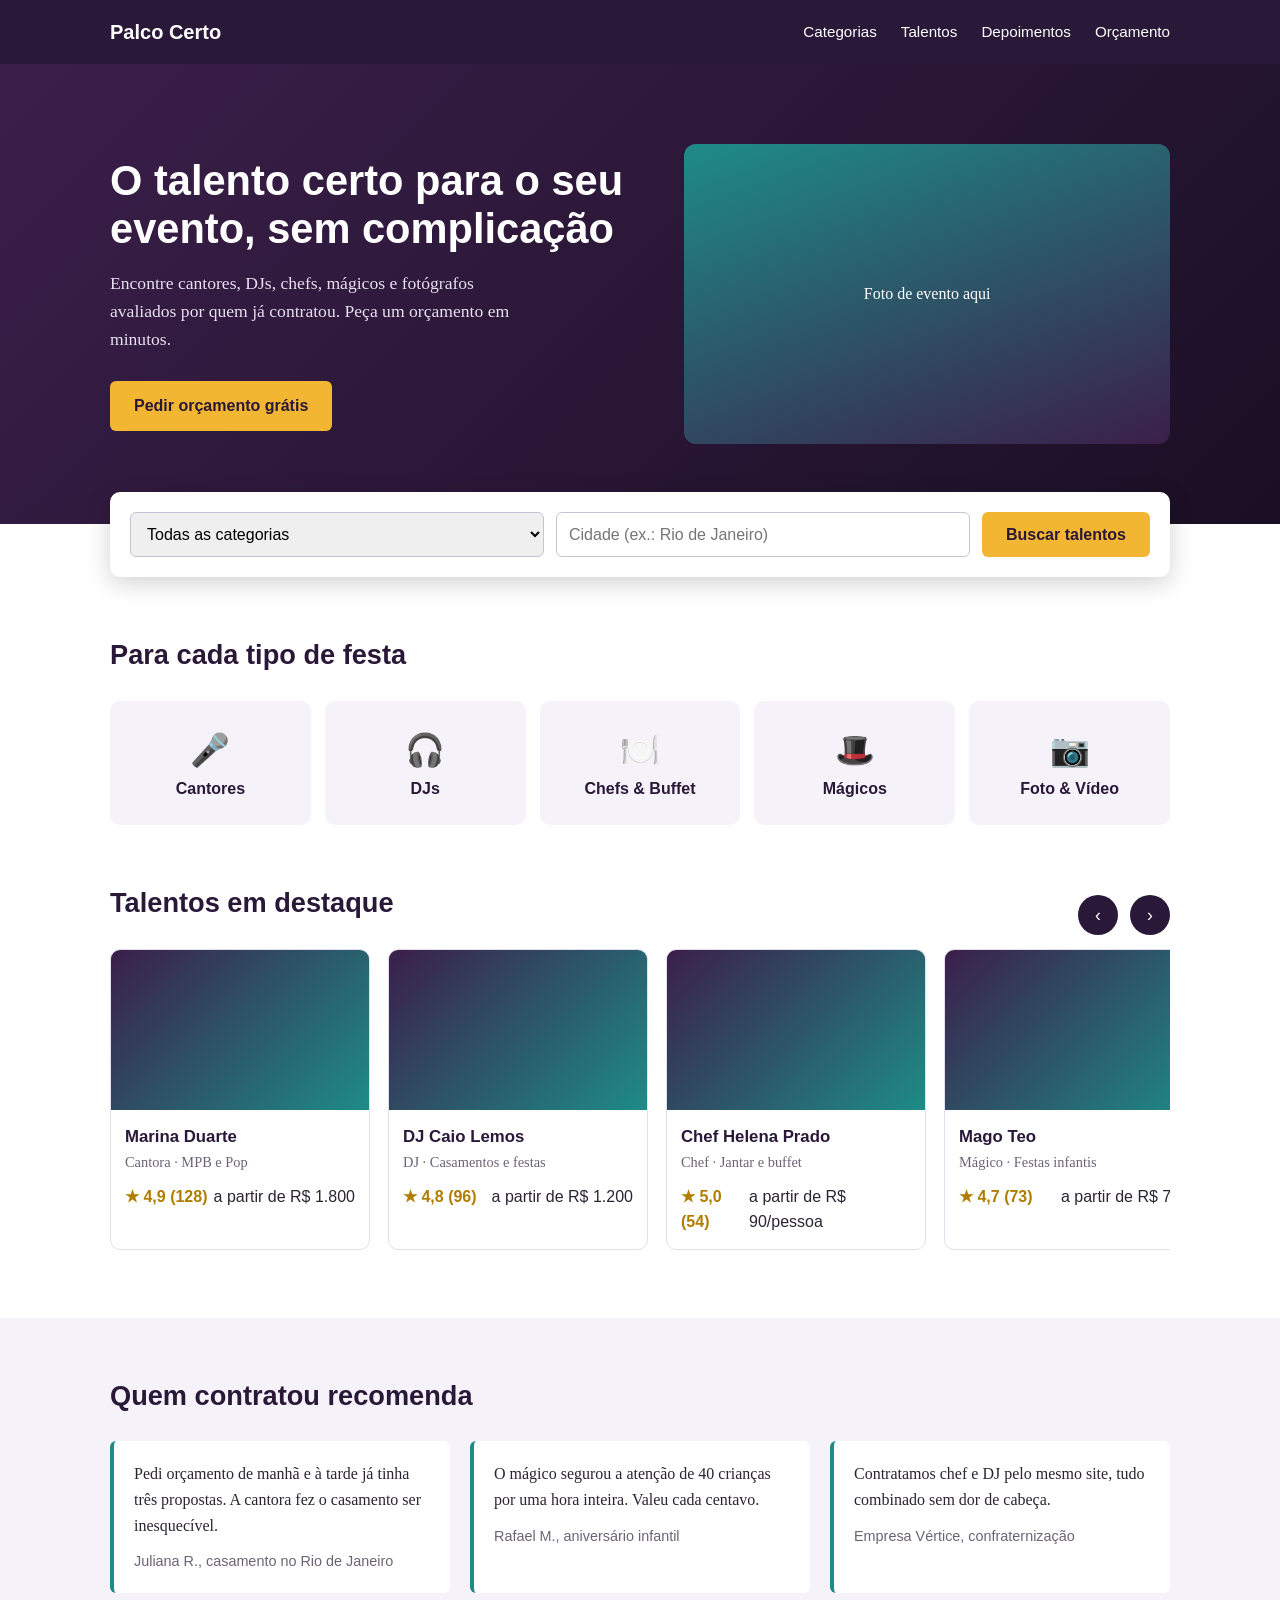
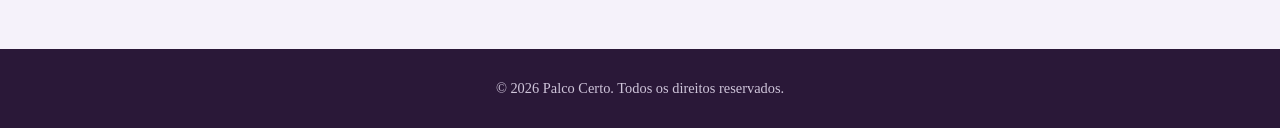
<file: CodigosHTML/homeOrcamentoFigma/index.html>
<!DOCTYPE html>
<html lang="pt-BR">
<head>
  <meta charset="UTF-8">
  <meta name="viewport" content="width=device-width, initial-scale=1">
  <title>Palco Certo – Talentos para o seu evento</title>
  <style>
    :root {
      --ink: #2a1838;
      --plum: #3b1f4a;
      --saffron: #f2b632;
      --teal: #1e8c86;
      --bg: #ffffff;
      --soft: #f5f2fa;
      --text: #2b2433;
      --muted: #6b6475;
    }
    * { box-sizing: border-box; margin: 0; padding: 0; }
    body { font-family: Georgia, "Times New Roman", serif; color: var(--text); background: var(--bg); line-height: 1.6; }
    h1, h2, h3, .btn, nav a, label, select, input, button { font-family: "Trebuchet MS", Arial, sans-serif; }
    a { color: inherit; text-decoration: none; }
    .container { max-width: 1100px; margin: 0 auto; padding: 0 20px; }
    section { padding: 56px 0; }
    h2 { font-size: 1.7rem; margin-bottom: 24px; color: var(--ink); }

    /* Cabeçalho */
    header { background: var(--ink); color: #fff; }
    header .container { display: flex; justify-content: space-between; align-items: center; height: 64px; }
    .logo { font-family: "Trebuchet MS", Arial, sans-serif; font-weight: bold; font-size: 1.25rem; }
    nav a { margin-left: 20px; font-size: .95rem; }
    nav a:hover, nav a:focus-visible { color: var(--saffron); }

    /* Botões */
    .btn { display: inline-block; background: var(--saffron); color: var(--ink); border: 0; padding: 12px 24px; border-radius: 6px; font-weight: bold; font-size: 1rem; cursor: pointer; }
    .btn:hover { filter: brightness(.95); }
    :focus-visible { outline: 3px solid var(--teal); outline-offset: 2px; }

    /* Banner principal */
    .hero { background: linear-gradient(135deg, var(--plum), #1a0f24); color: #fff; padding: 80px 0; }
    .hero .container { display: grid; grid-template-columns: 1.1fr 1fr; gap: 40px; align-items: center; }
    .hero h1 { font-size: 2.6rem; line-height: 1.15; margin-bottom: 16px; }
    .hero p { font-size: 1.1rem; margin-bottom: 28px; color: #e8dff0; max-width: 46ch; }
    /* Troque este bloco por <img src="foto-evento.jpg" alt="..."> */
    .hero-foto { min-height: 300px; border-radius: 12px; background: linear-gradient(160deg, var(--teal), var(--plum)); display: flex; align-items: center; justify-content: center; color: #fff; text-align: center; padding: 20px; }

    /* Busca rápida */
    .busca { margin-top: -32px; position: relative; z-index: 2; }
    .busca form { background: #fff; border-radius: 10px; padding: 20px; display: grid; grid-template-columns: 1fr 1fr auto; gap: 12px; box-shadow: 0 6px 24px rgba(0,0,0,.18); }
    .busca select, .busca input { padding: 12px; border: 1px solid #c9c2d3; border-radius: 6px; font-size: 1rem; width: 100%; }

    /* Categorias */
    .categorias { display: grid; grid-template-columns: repeat(auto-fit, minmax(150px, 1fr)); gap: 14px; }
    .categoria { background: var(--soft); border-radius: 10px; padding: 24px 12px; text-align: center; font-family: "Trebuchet MS", Arial, sans-serif; font-weight: bold; color: var(--ink); }
    .categoria:hover { background: var(--saffron); }
    .categoria span { display: block; font-size: 2rem; }

    /* Carrossel */
    .carrossel-topo { display: flex; justify-content: space-between; align-items: center; }
    .setas button { background: var(--ink); color: #fff; border: 0; width: 40px; height: 40px; border-radius: 50%; font-size: 1.1rem; cursor: pointer; margin-left: 8px; }
    .trilho { display: flex; gap: 18px; overflow-x: auto; scroll-snap-type: x mandatory; padding-bottom: 12px; scroll-behavior: smooth; }
    .card { flex: 0 0 260px; scroll-snap-align: start; border: 1px solid #e3dded; border-radius: 10px; overflow: hidden; background: #fff; }
    .card .foto { height: 160px; background: linear-gradient(135deg, var(--plum), var(--teal)); } /* troque por <img> */
    .card .info { padding: 14px; }
    .card h3 { font-size: 1.05rem; color: var(--ink); }
    .card .cat { color: var(--muted); font-size: .9rem; }
    .card .linha { display: flex; justify-content: space-between; margin-top: 10px; font-family: "Trebuchet MS", Arial, sans-serif; }
    .nota { color: #b07d00; font-weight: bold; }

    /* Depoimentos */
    .depoimentos-fundo { background: var(--soft); }
    .depoimentos { display: grid; grid-template-columns: repeat(auto-fit, minmax(260px, 1fr)); gap: 20px; }
    blockquote { background: #fff; border-left: 4px solid var(--teal); padding: 20px; border-radius: 6px; }
    blockquote footer { margin-top: 12px; font-family: "Trebuchet MS", Arial, sans-serif; font-size: .9rem; color: var(--muted); }

    footer.rodape { background: var(--ink); color: #cfc5da; text-align: center; padding: 28px 0; font-size: .9rem; }

    @media (max-width: 760px) {
      .hero .container { grid-template-columns: 1fr; }
      .hero h1 { font-size: 2rem; }
      .busca form { grid-template-columns: 1fr; }
      nav a { margin-left: 12px; }
    }
    @media (prefers-reduced-motion: reduce) { .trilho { scroll-behavior: auto; } }
  </style>
</head>
<body>

  <header>
    <div class="container">
      <a href="/" class="logo">Palco Certo</a>
      <nav>
        <a href="#categorias">Categorias</a>
        <a href="#destaques">Talentos</a>
        <a href="#depoimentos">Depoimentos</a>
        <a href="orcamento.html">Orçamento</a>
      </nav>
    </div>
  </header>

  <main>
    <!-- Banner principal -->
    <section class="hero">
      <div class="container">
        <div>
          <h1>O talento certo para o seu evento, sem complicação</h1>
          <p>Encontre cantores, DJs, chefs, mágicos e fotógrafos avaliados por quem já contratou. Peça um orçamento em minutos.</p>
          <a href="orcamento.html" class="btn">Pedir orçamento grátis</a>
        </div>
        <div class="hero-foto" role="img" aria-label="Foto de um evento">Foto de evento aqui</div>
      </div>
    </section>

    <!-- Busca rápida -->
    <div class="busca">
      <div class="container">
        <form action="orcamento.html" method="get">
          <select name="categoria" aria-label="Categoria">
            <option value="">Todas as categorias</option>
            <option>Cantores</option>
            <option>DJs</option>
            <option>Chefs &amp; Buffet</option>
            <option>Mágicos</option>
            <option>Foto &amp; Vídeo</option>
          </select>
          <input type="text" name="cidade" placeholder="Cidade (ex.: Rio de Janeiro)" aria-label="Cidade">
          <button class="btn" type="submit">Buscar talentos</button>
        </form>
      </div>
    </div>

    <!-- Categorias -->
    <section id="categorias">
      <div class="container">
        <h2>Para cada tipo de festa</h2>
        <div class="categorias">
          <a href="#" class="categoria"><span>🎤</span>Cantores</a>
          <a href="#" class="categoria"><span>🎧</span>DJs</a>
          <a href="#" class="categoria"><span>🍽️</span>Chefs &amp; Buffet</a>
          <a href="#" class="categoria"><span>🎩</span>Mágicos</a>
          <a href="#" class="categoria"><span>📷</span>Foto &amp; Vídeo</a>
        </div>
      </div>
    </section>

    <!-- Talentos em destaque -->
    <section id="destaques" style="padding-top:0">
      <div class="container">
        <div class="carrossel-topo">
          <h2>Talentos em destaque</h2>
          <div class="setas">
            <button type="button" id="anterior" aria-label="Anterior">‹</button>
            <button type="button" id="proximo" aria-label="Próximo">›</button>
          </div>
        </div>
        <div class="trilho" id="trilho">
          <article class="card">
            <div class="foto"></div>
            <div class="info">
              <h3>Marina Duarte</h3>
              <div class="cat">Cantora · MPB e Pop</div>
              <div class="linha"><span class="nota">★ 4,9 (128)</span><span>a partir de R$ 1.800</span></div>
            </div>
          </article>
          <article class="card">
            <div class="foto"></div>
            <div class="info">
              <h3>DJ Caio Lemos</h3>
              <div class="cat">DJ · Casamentos e festas</div>
              <div class="linha"><span class="nota">★ 4,8 (96)</span><span>a partir de R$ 1.200</span></div>
            </div>
          </article>
          <article class="card">
            <div class="foto"></div>
            <div class="info">
              <h3>Chef Helena Prado</h3>
              <div class="cat">Chef · Jantar e buffet</div>
              <div class="linha"><span class="nota">★ 5,0 (54)</span><span>a partir de R$ 90/pessoa</span></div>
            </div>
          </article>
          <article class="card">
            <div class="foto"></div>
            <div class="info">
              <h3>Mago Teo</h3>
              <div class="cat">Mágico · Festas infantis</div>
              <div class="linha"><span class="nota">★ 4,7 (73)</span><span>a partir de R$ 700</span></div>
            </div>
          </article>
          <article class="card">
            <div class="foto"></div>
            <div class="info">
              <h3>Estúdio Lume</h3>
              <div class="cat">Foto &amp; Vídeo · Eventos</div>
              <div class="linha"><span class="nota">★ 4,9 (110)</span><span>a partir de R$ 2.200</span></div>
            </div>
          </article>
        </div>
      </div>
    </section>

    <!-- Depoimentos -->
    <section id="depoimentos" class="depoimentos-fundo">
      <div class="container">
        <h2>Quem contratou recomenda</h2>
        <div class="depoimentos">
          <blockquote>
            <p>Pedi orçamento de manhã e à tarde já tinha três propostas. A cantora fez o casamento ser inesquecível.</p>
            <footer>Juliana R., casamento no Rio de Janeiro</footer>
          </blockquote>
          <blockquote>
            <p>O mágico segurou a atenção de 40 crianças por uma hora inteira. Valeu cada centavo.</p>
            <footer>Rafael M., aniversário infantil</footer>
          </blockquote>
          <blockquote>
            <p>Contratamos chef e DJ pelo mesmo site, tudo combinado sem dor de cabeça.</p>
            <footer>Empresa Vértice, confraternização</footer>
          </blockquote>
        </div>
      </div>
    </section>
  </main>

  <footer class="rodape">
    <div class="container">© 2026 Palco Certo. Todos os direitos reservados.</div>
  </footer>

  <script>
    // Setas do carrossel
    const trilho = document.getElementById('trilho');
    const passo = 280;
    document.getElementById('anterior').addEventListener('click', () => trilho.scrollBy({ left: -passo }));
    document.getElementById('proximo').addEventListener('click', () => trilho.scrollBy({ left: passo }));
  </script>
</body>
</html>
</file>
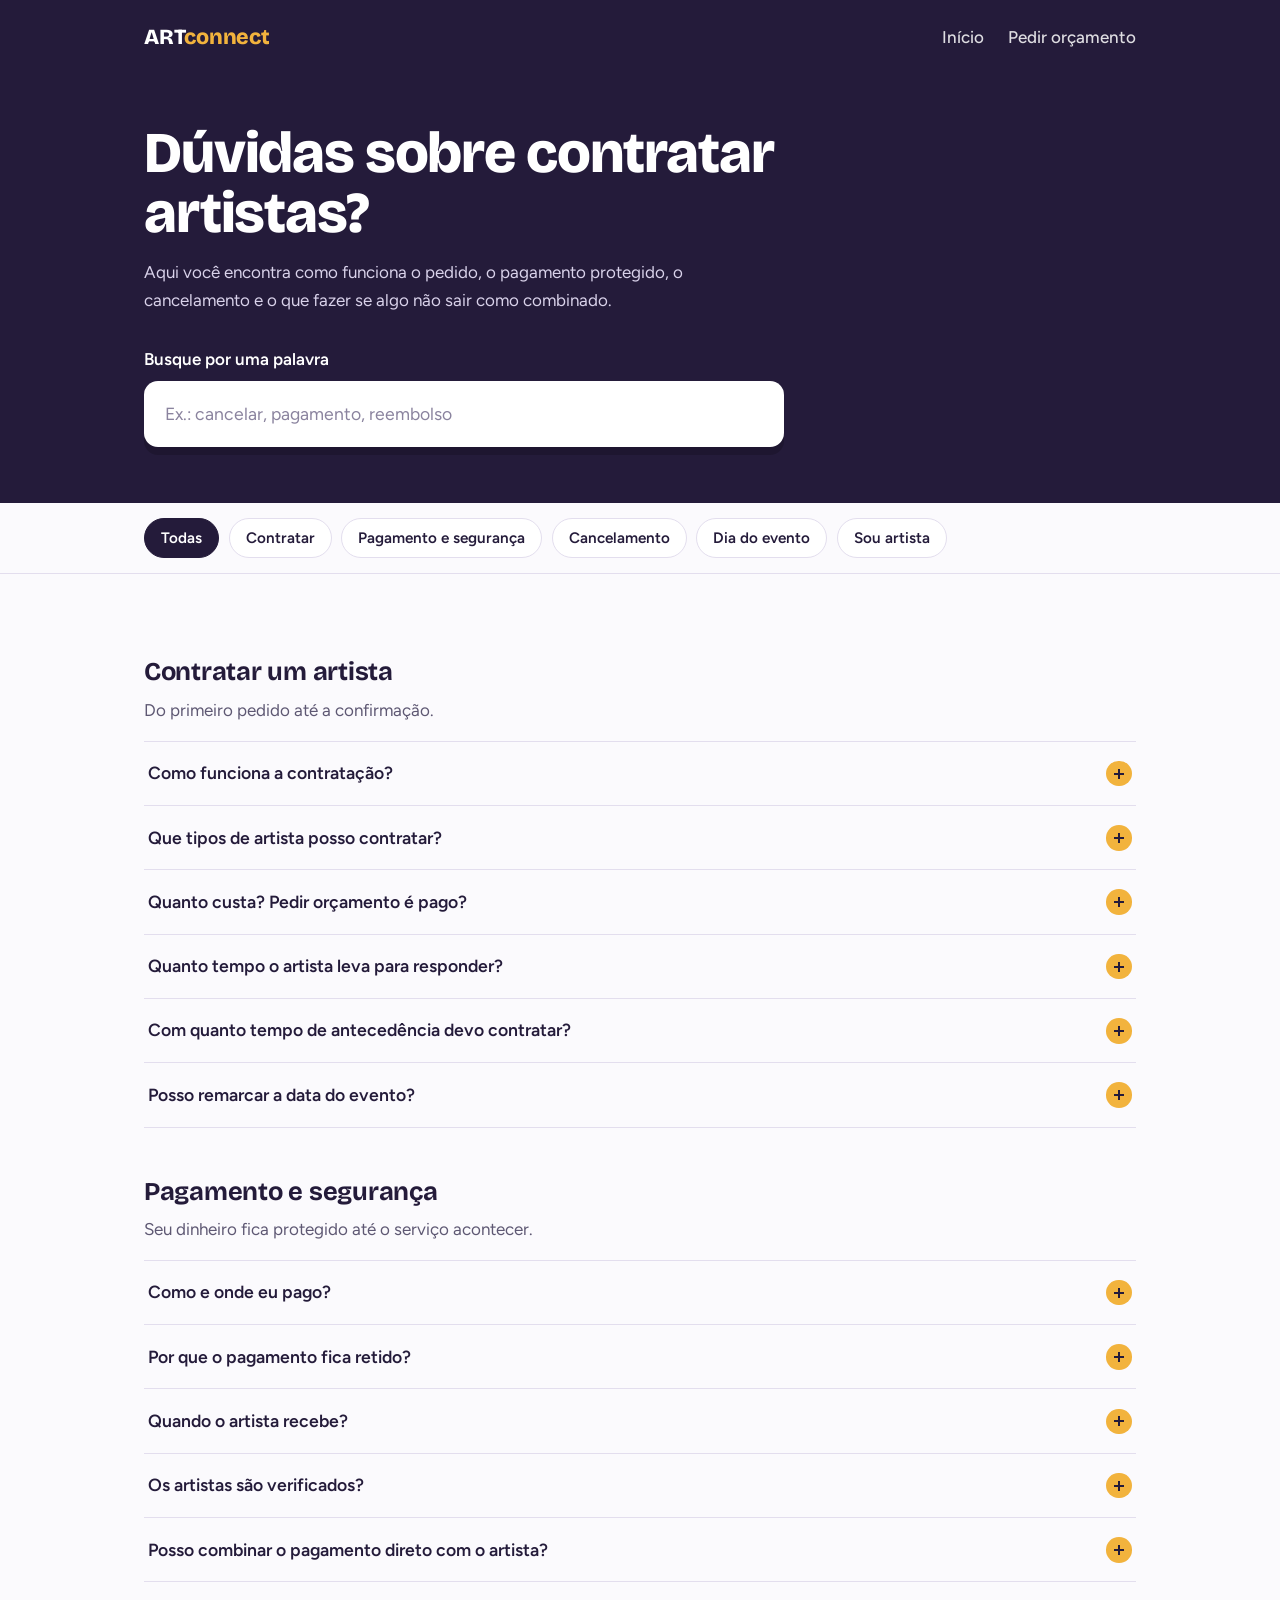
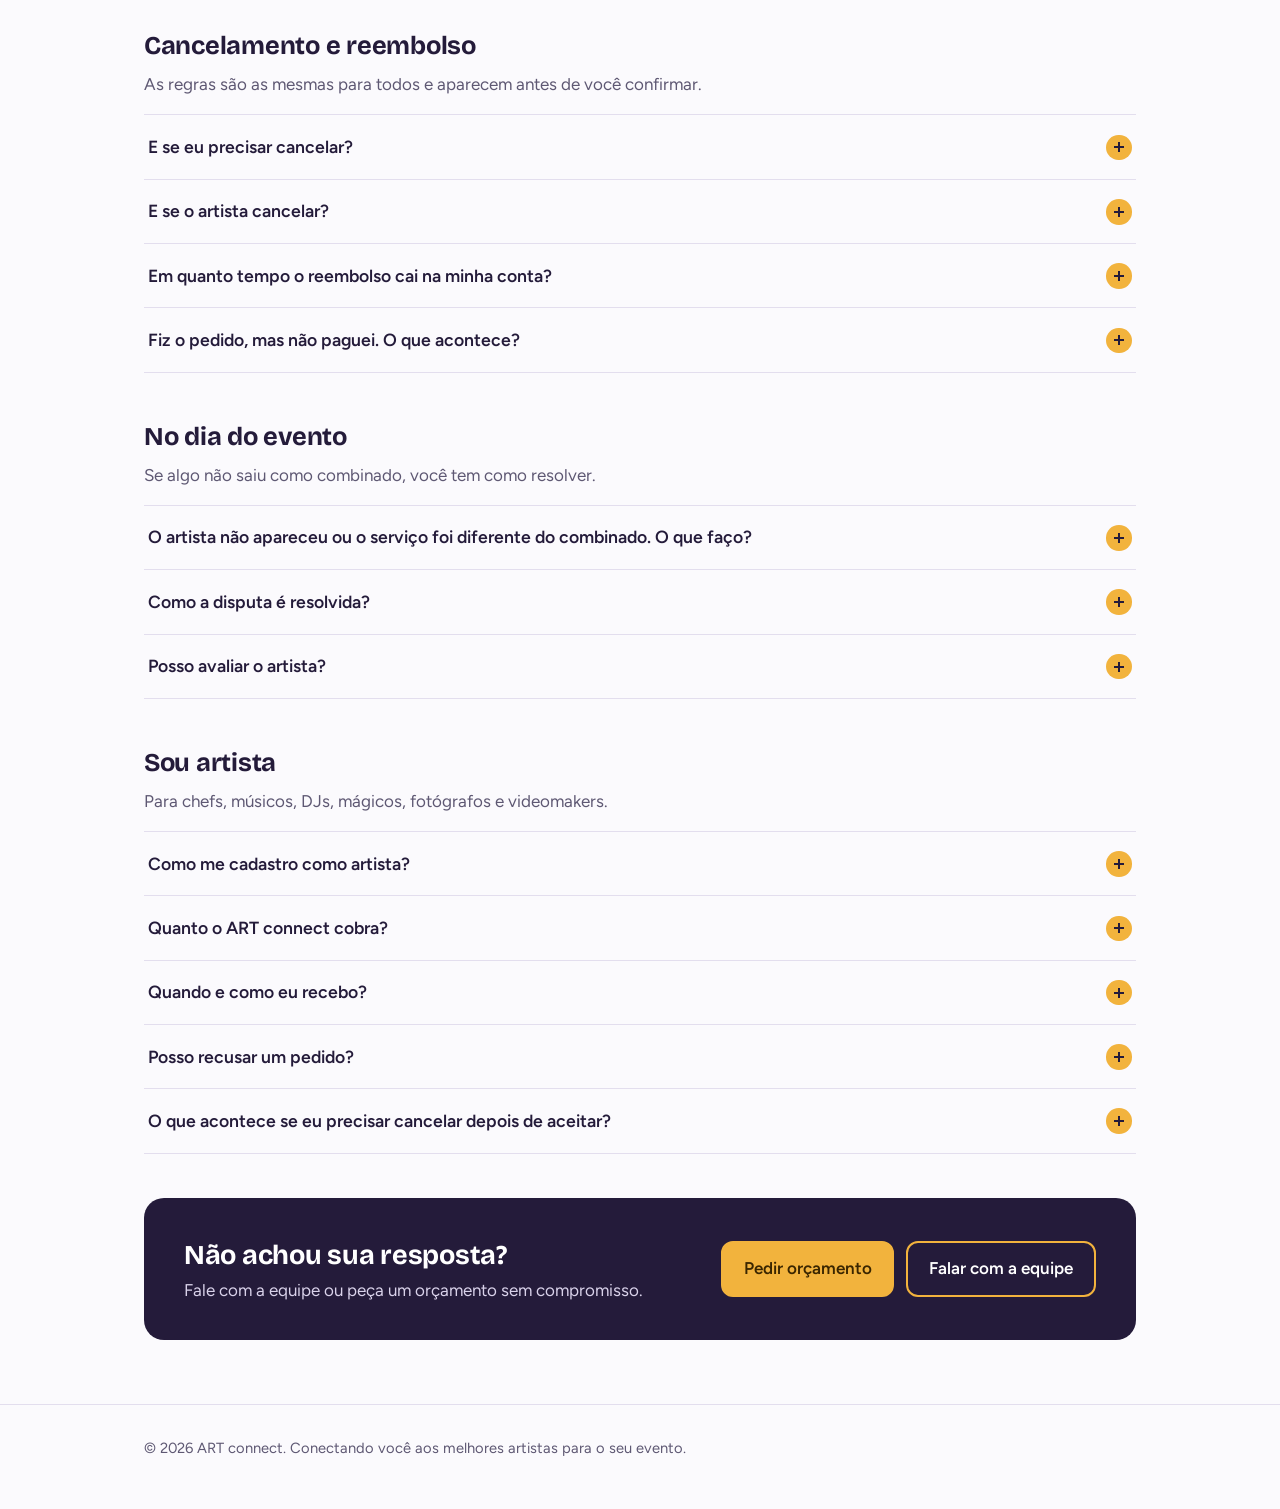
<file: CodigosHTML/faq.html>
<!DOCTYPE html>
<html lang="pt-BR">
<head>
<meta charset="UTF-8">
<meta name="viewport" content="width=device-width, initial-scale=1">
<title>Perguntas frequentes | ART connect</title>
<meta name="description" content="Tire suas dúvidas sobre contratar artistas, pagamento seguro, cancelamento e como funciona o ART connect.">

<link rel="preconnect" href="https://fonts.googleapis.com">
<link rel="preconnect" href="https://fonts.gstatic.com" crossorigin>
<link href="https://fonts.googleapis.com/css2?family=Bricolage+Grotesque:opsz,wght@12..96,600;12..96,800&family=Figtree:wght@400;500;600&display=swap" rel="stylesheet">

<style>
  /* ============ Cores e tipografia: troque aqui para combinar com o resto do site ============ */
  :root {
    --ink: #241B3A;        /* roxo-noite: fundo do topo, textos fortes */
    --ink-soft: #3A2E57;
    --paper: #FBFAFD;      /* fundo da página */
    --surface: #FFFFFF;
    --line: #E3DEEE;
    --muted: #5E5873;
    --spot: #F2B33D;       /* dourado de "holofote": foco e destaques */
    --spot-ink: #3A2600;
    --display: "Bricolage Grotesque", "Trebuchet MS", system-ui, sans-serif;
    --body: "Figtree", system-ui, -apple-system, "Segoe UI", sans-serif;
  }

  * { box-sizing: border-box; }
  html { scroll-behavior: smooth; }
  body {
    margin: 0;
    background: var(--paper);
    color: var(--ink);
    font-family: var(--body);
    font-size: 1.0625rem;
    line-height: 1.6;
  }
  a { color: inherit; }
  :focus-visible { outline: 3px solid var(--spot); outline-offset: 3px; }

  .wrap { width: min(100% - 2.5rem, 62rem); margin-inline: auto; }

  /* ============ Topo / hero ============ */
  .hero { background: var(--ink); color: #fff; padding-bottom: 3.5rem; }
  .nav { display: flex; align-items: center; justify-content: space-between; gap: 1rem; padding-block: 1.25rem; }
  .logo { font-family: var(--display); font-weight: 800; font-size: 1.35rem; text-decoration: none; letter-spacing: -0.01em; }
  .logo span { color: var(--spot); }
  .nav-links { display: flex; gap: 1.5rem; font-weight: 500; }
  .nav-links a { text-decoration: none; opacity: .85; }
  .nav-links a:hover { opacity: 1; text-decoration: underline; text-underline-offset: 4px; }

  .hero-body { padding-top: 3rem; max-width: 40rem; }
  .hero h1 {
    font-family: var(--display);
    font-weight: 800;
    font-size: clamp(2.1rem, 6vw, 3.6rem);
    line-height: 1.05;
    letter-spacing: -0.02em;
    margin: 0 0 1rem;
  }
  .hero p { margin: 0 0 2rem; color: #D9D2EA; max-width: 34rem; }

  .search { position: relative; }
  .search label { display: block; font-weight: 600; margin-bottom: .5rem; }
  .search input {
    width: 100%;
    font: inherit;
    font-size: 1.1rem;
    color: var(--ink);
    background: #fff;
    border: 3px solid transparent;
    border-radius: 14px;
    padding: 1rem 3rem 1rem 1.1rem;
    box-shadow: 0 8px 0 rgba(0,0,0,.18);
  }
  .search input::placeholder { color: #8A839E; }
  .search input:focus { outline: none; border-color: var(--spot); }
  .search .clear {
    position: absolute; right: .6rem; bottom: .55rem;
    width: 2.4rem; height: 2.4rem;
    border: 0; border-radius: 10px;
    background: transparent; color: var(--muted);
    font-size: 1.5rem; line-height: 1; cursor: pointer;
  }
  .search .clear[hidden] { display: none; }
  .search .clear:hover { background: #F0ECF7; }

  /* ============ Filtros por assunto ============ */
  .filters-bar { background: var(--paper); border-bottom: 1px solid var(--line); position: sticky; top: 0; z-index: 5; }
  .filters { display: flex; gap: .6rem; overflow-x: auto; padding-block: .9rem; scrollbar-width: thin; }
  .chip {
    flex: none;
    font: inherit; font-weight: 600; font-size: .95rem;
    color: var(--ink);
    background: var(--surface);
    border: 1.5px solid var(--line);
    border-radius: 999px;
    padding: .45rem 1rem;
    cursor: pointer;
  }
  .chip:hover { border-color: var(--ink); }
  .chip[aria-pressed="true"] { background: var(--ink); border-color: var(--ink); color: #fff; }

  /* ============ Conteúdo ============ */
  main { padding-block: 2rem 4rem; }
  .status { color: var(--muted); font-size: .95rem; margin: 0 0 1.5rem; min-height: 1.5em; }

  .group { margin-bottom: 2.75rem; }
  .group h2 {
    font-family: var(--display);
    font-weight: 700;
    font-size: 1.6rem;
    letter-spacing: -0.01em;
    margin: 0 0 .25rem;
  }
  .group .lead { margin: 0 0 1rem; color: var(--muted); }

  .faq-item { border-bottom: 1px solid var(--line); }
  .faq-item:first-of-type { border-top: 1px solid var(--line); }
  .faq-item summary {
    display: flex; align-items: flex-start; justify-content: space-between; gap: 1rem;
    padding: 1.1rem .25rem;
    font-weight: 600;
    font-size: 1.1rem;
    cursor: pointer;
    list-style: none;
  }
  .faq-item summary::-webkit-details-marker { display: none; }
  .faq-item summary:hover { color: var(--ink-soft); }
  .faq-item summary::after {
    content: "";
    flex: none;
    width: 1.6rem; height: 1.6rem; margin-top: .1rem;
    border-radius: 50%;
    background:
      linear-gradient(var(--ink), var(--ink)) center / 10px 2px no-repeat,
      linear-gradient(var(--ink), var(--ink)) center / 2px 10px no-repeat,
      var(--spot);
    transition: transform .25s ease;
  }
  .faq-item[open] summary::after {
    transform: rotate(135deg);
  }
  .answer { padding: 0 .25rem 1.4rem; max-width: 44rem; color: #3B3452; }
  .answer p { margin: 0 0 .8rem; }
  .answer ul, .answer ol { margin: 0 0 .8rem; padding-left: 1.3rem; }
  .answer li { margin-bottom: .3rem; }
  .answer a { font-weight: 600; text-underline-offset: 3px; }

  table.rules { border-collapse: collapse; width: 100%; max-width: 30rem; margin: .4rem 0 .9rem; font-size: .98rem; }
  table.rules th, table.rules td { text-align: left; padding: .55rem .75rem; border-bottom: 1px solid var(--line); }
  table.rules th { font-weight: 600; background: #F3F0F9; }

  .note {
    background: #FFF6E0;
    border-left: 4px solid var(--spot);
    padding: .7rem 1rem;
    border-radius: 0 8px 8px 0;
    font-size: .98rem;
  }

  .empty { display: none; padding: 2rem; border: 1.5px dashed var(--line); border-radius: 14px; text-align: center; }
  .empty.show { display: block; }
  .empty p { margin: 0 0 1rem; }

  /* ============ Fim da página: fala com a gente ============ */
  .help { background: var(--ink); color: #fff; border-radius: 20px; padding: 2rem; display: grid; gap: 1.25rem; }
  .help h2 { font-family: var(--display); font-size: 1.7rem; letter-spacing: -0.01em; margin: 0; }
  .help p { margin: 0; color: #D9D2EA; }
  .actions { display: flex; flex-wrap: wrap; gap: .75rem; }
  .btn {
    display: inline-block;
    font: inherit; font-weight: 600;
    text-decoration: none;
    padding: .8rem 1.3rem;
    border-radius: 12px;
    border: 2px solid var(--spot);
  }
  .btn.primary { background: var(--spot); color: var(--spot-ink); }
  .btn.primary:hover { background: #FFC85C; }
  .btn.ghost { color: #fff; }
  .btn.ghost:hover { background: rgba(255,255,255,.1); }

  footer { padding: 2rem 0 3rem; color: var(--muted); font-size: .92rem; border-top: 1px solid var(--line); }

  /* ============ Telas maiores ============ */
  @media (min-width: 52rem) {
    .help { grid-template-columns: 1fr auto; align-items: center; padding: 2.25rem 2.5rem; }
  }
  @media (max-width: 36rem) {
    .nav-links { display: none; }
  }
  @media (prefers-reduced-motion: reduce) {
    html { scroll-behavior: auto; }
    .faq-item summary::after { transition: none; }
  }
</style>
</head>

<body>

<header class="hero">
  <div class="wrap">
    <nav class="nav" aria-label="Principal">
      <a class="logo" href="/">ART<span>connect</span></a>
      <div class="nav-links">
        <a href="/">Início</a>
        <a href="/orcamento">Pedir orçamento</a>
      </div>
    </nav>

    <div class="hero-body">
      <h1>Dúvidas sobre contratar artistas?</h1>
      <p>Aqui você encontra como funciona o pedido, o pagamento protegido, o cancelamento e o que fazer se algo não sair como combinado.</p>

      <div class="search" role="search">
        <label for="q">Busque por uma palavra</label>
        <input id="q" type="search" placeholder="Ex.: cancelar, pagamento, reembolso" autocomplete="off">
        <button class="clear" id="clear" type="button" aria-label="Limpar busca" hidden>&times;</button>
      </div>
    </div>
  </div>
</header>

<div class="filters-bar">
  <div class="wrap">
    <div class="filters" role="group" aria-label="Filtrar por assunto">
      <button class="chip" type="button" data-filter="all" aria-pressed="true">Todas</button>
      <button class="chip" type="button" data-filter="contratar" aria-pressed="false">Contratar</button>
      <button class="chip" type="button" data-filter="pagamento" aria-pressed="false">Pagamento e segurança</button>
      <button class="chip" type="button" data-filter="cancelamento" aria-pressed="false">Cancelamento</button>
      <button class="chip" type="button" data-filter="evento" aria-pressed="false">Dia do evento</button>
      <button class="chip" type="button" data-filter="artistas" aria-pressed="false">Sou artista</button>
    </div>
  </div>
</div>

<main class="wrap">
  <p class="status" id="status" role="status" aria-live="polite"></p>

  <!-- ===== Contratar ===== -->
  <section class="group" data-cat="contratar" aria-labelledby="h-contratar">
    <h2 id="h-contratar">Contratar um artista</h2>
    <p class="lead">Do primeiro pedido até a confirmação.</p>

    <details class="faq-item" id="como-funciona">
      <summary>Como funciona a contratação?</summary>
      <div class="answer">
        <ol>
          <li>Você escolhe a categoria e a cidade, ou vai direto em <a href="/orcamento">Pedir orçamento</a>.</li>
          <li>Informa data, horário, local e número de convidados.</li>
          <li>O artista analisa e responde com uma proposta.</li>
          <li>Se você aceitar, paga pela plataforma e a data fica reservada para você.</li>
          <li>No dia, o artista presta o serviço. O pagamento é liberado a ele depois do evento.</li>
        </ol>
      </div>
    </details>

    <details class="faq-item" id="tipos-de-artista">
      <summary>Que tipos de artista posso contratar?</summary>
      <div class="answer">
        <p>Chefs e buffet, mágicos, DJs, cantores, e foto e vídeo. Cada pedido de orçamento é para um tipo de serviço, então se você precisa de mais de um (por exemplo, DJ e fotógrafo), faça um pedido para cada.</p>
      </div>
    </details>

    <details class="faq-item" id="preco">
      <summary>Quanto custa? Pedir orçamento é pago?</summary>
      <div class="answer">
        <p>Pedir orçamento é grátis e não obriga você a contratar. Os preços nos perfis são uma referência: o valor final depende de data, duração, local e número de convidados, e aparece na proposta do artista antes de você pagar.</p>
      </div>
    </details>

    <details class="faq-item" id="resposta-artista">
      <summary>Quanto tempo o artista leva para responder?</summary>
      <!-- AJUSTE: prazo de resposta -->
      <div class="answer">
        <p>Em geral, até 24 horas. Se o artista não responder nesse prazo, o pedido pode expirar e você poderá escolher outro profissional.</p>
      </div>
    </details>

    <details class="faq-item" id="antecedencia">
      <summary>Com quanto tempo de antecedência devo contratar?</summary>
      <div class="answer">
        <p>Quanto antes, mais opções de data e melhor o preço. Para casamentos e eventos grandes, o ideal é começar com 2 a 3 meses de antecedência. Eventos menores podem ser fechados em poucas semanas, dependendo da agenda do artista.</p>
      </div>
    </details>

    <details class="faq-item" id="remarcar">
      <summary>Posso remarcar a data do evento?</summary>
      <div class="answer">
        <p>Depende da agenda do artista. Converse com ele pelo próprio pedido na plataforma: se ele estiver livre na nova data, a reserva é atualizada sem custo extra. Se não estiver, vale a política de cancelamento.</p>
      </div>
    </details>
  </section>

  <!-- ===== Pagamento ===== -->
  <section class="group" data-cat="pagamento" aria-labelledby="h-pagamento">
    <h2 id="h-pagamento">Pagamento e segurança</h2>
    <p class="lead">Seu dinheiro fica protegido até o serviço acontecer.</p>

    <details class="faq-item" id="como-pagar">
      <summary>Como e onde eu pago?</summary>
      <!-- AJUSTE: formas de pagamento aceitas pelo seu gateway -->
      <div class="answer">
        <p>O pagamento é feito dentro do ART connect, por Pix ou cartão de crédito. Nunca pague o artista direto: é o pagamento pela plataforma que garante a proteção descrita nesta página.</p>
      </div>
    </details>

    <details class="faq-item" id="pagamento-retido">
      <summary>Por que o pagamento fica retido?</summary>
      <div class="answer">
        <p>Para proteger os dois lados. Quando você paga, o valor fica guardado com o ART connect e o artista só recebe depois que o evento acontece. Assim, se o artista não comparecer, você pode pedir reembolso. E o artista tem a segurança de que o valor já está reservado.</p>
      </div>
    </details>

    <details class="faq-item" id="quando-artista-recebe">
      <summary>Quando o artista recebe?</summary>
      <div class="answer">
        <p>Depois de 48 horas do fim do evento, caso você não tenha aberto nenhum problema nesse período. Se houver uma disputa, o repasse fica pausado até a decisão.</p>
      </div>
    </details>

    <details class="faq-item" id="artistas-verificados">
      <summary>Os artistas são verificados?</summary>
      <!-- AJUSTE: descreva a verificação que você realmente implementou -->
      <div class="answer">
        <p>Sim. Antes de aparecer na busca, cada artista confirma a identidade e passa por revisão do portfólio. As avaliações dos perfis vêm só de clientes que contrataram e pagaram pela plataforma, então não há avaliação comprada ou de conhecidos.</p>
      </div>
    </details>

    <details class="faq-item" id="pagar-por-fora">
      <summary>Posso combinar o pagamento direto com o artista?</summary>
      <div class="answer">
        <p>Não recomendamos. Fora da plataforma não há retenção do pagamento, nem reembolso garantido, nem como abrir disputa. O pagamento direto também vai contra os termos de uso e pode levar à suspensão da conta.</p>
      </div>
    </details>
  </section>

  <!-- ===== Cancelamento ===== -->
  <section class="group" data-cat="cancelamento" aria-labelledby="h-cancelamento">
    <h2 id="h-cancelamento">Cancelamento e reembolso</h2>
    <p class="lead">As regras são as mesmas para todos e aparecem antes de você confirmar.</p>

    <details class="faq-item" id="cancelar">
      <summary>E se eu precisar cancelar?</summary>
      <!-- AJUSTE: faixas de reembolso (devem ser iguais às dos Termos de Uso) -->
      <div class="answer">
        <p>O reembolso depende de quanto tempo falta para o evento:</p>
        <table class="rules">
          <thead><tr><th>Cancelamento feito</th><th>Você recebe de volta</th></tr></thead>
          <tbody>
            <tr><td>15 dias ou mais antes</td><td>100%</td></tr>
            <tr><td>Entre 7 e 14 dias antes</td><td>50%</td></tr>
            <tr><td>Menos de 7 dias antes</td><td>Sem reembolso</td></tr>
          </tbody>
        </table>
        <p>A parte não reembolsada compensa o artista, que reservou a data e deixou de aceitar outros trabalhos. Antes de confirmar o cancelamento, a plataforma mostra exatamente quanto você vai receber.</p>
      </div>
    </details>

    <details class="faq-item" id="artista-cancela">
      <summary>E se o artista cancelar?</summary>
      <div class="answer">
        <p>Você recebe 100% do valor de volta, qualquer que seja a data. Cancelamentos por parte do artista ficam registrados no perfil dele e podem levar à suspensão.</p>
      </div>
    </details>

    <details class="faq-item" id="prazo-reembolso">
      <summary>Em quanto tempo o reembolso cai na minha conta?</summary>
      <div class="answer">
        <p>O ART connect solicita o reembolso na hora. O prazo para o valor aparecer depende da forma de pagamento: no Pix costuma ser rápido, e no cartão pode levar até duas faturas, conforme as regras do seu banco.</p>
      </div>
    </details>

    <details class="faq-item" id="nao-pagou">
      <summary>Fiz o pedido, mas não paguei. O que acontece?</summary>
      <!-- AJUSTE: tempo limite para pagar -->
      <div class="answer">
        <p>A reserva fica aguardando o pagamento por 30 minutos. Depois disso, ela expira e a data volta a ficar livre. Se o pagamento for confirmado depois do prazo, o valor é devolvido automaticamente.</p>
      </div>
    </details>
  </section>

  <!-- ===== Dia do evento ===== -->
  <section class="group" data-cat="evento" aria-labelledby="h-evento">
    <h2 id="h-evento">No dia do evento</h2>
    <p class="lead">Se algo não saiu como combinado, você tem como resolver.</p>

    <details class="faq-item" id="problema-no-evento">
      <summary>O artista não apareceu ou o serviço foi diferente do combinado. O que faço?</summary>
      <div class="answer">
        <p>Abra uma disputa pela sua conta, em até 48 horas depois do fim do evento. Descreva o que aconteceu e anexe provas, como fotos, vídeos ou mensagens. Enquanto a disputa estiver aberta, o pagamento fica retido.</p>
      </div>
    </details>

    <details class="faq-item" id="como-funciona-disputa">
      <summary>Como a disputa é resolvida?</summary>
      <div class="answer">
        <p>Nossa equipe analisa as provas dos dois lados e decide quanto do valor volta para você: pode ser o reembolso total, parcial ou nenhum. A decisão sempre vem com uma justificativa por escrito.</p>
        <p class="note">Abrir a disputa dentro das 48 horas é importante: passado esse prazo, o pagamento é liberado ao artista automaticamente.</p>
      </div>
    </details>

    <details class="faq-item" id="avaliar">
      <summary>Posso avaliar o artista?</summary>
      <div class="answer">
        <p>Sim. Depois do evento, você recebe um convite para avaliar. Só quem contratou e pagou pelo ART connect pode avaliar, para que as notas sejam confiáveis.</p>
      </div>
    </details>
  </section>

  <!-- ===== Artistas ===== -->
  <section class="group" data-cat="artistas" aria-labelledby="h-artistas">
    <h2 id="h-artistas">Sou artista</h2>
    <p class="lead">Para chefs, músicos, DJs, mágicos, fotógrafos e videomakers.</p>

    <details class="faq-item" id="cadastro-artista">
      <summary>Como me cadastro como artista?</summary>
      <div class="answer">
        <p>Crie sua conta, preencha o perfil com fotos, vídeos e preços de referência, e envie seus documentos para confirmar a identidade. Depois da revisão, seu perfil entra na busca.</p>
      </div>
    </details>

    <details class="faq-item" id="comissao">
      <summary>Quanto o ART connect cobra?</summary>
      <!-- AJUSTE: comissão -->
      <div class="answer">
        <p>Cadastrar-se e receber pedidos é grátis. A plataforma cobra uma comissão de 15% sobre os serviços que você realmente recebe. Você vê o valor exato que vai receber antes de aceitar cada pedido.</p>
      </div>
    </details>

    <details class="faq-item" id="receber">
      <summary>Quando e como eu recebo?</summary>
      <div class="answer">
        <p>O valor é transferido 48 horas depois do fim do evento, se não houver disputa aberta. Para receber, você precisa ter sua conta de recebimento verificada.</p>
      </div>
    </details>

    <details class="faq-item" id="recusar-pedido">
      <summary>Posso recusar um pedido?</summary>
      <div class="answer">
        <p>Sim, sem nenhuma penalidade, desde que a recusa seja feita antes do aceite. Manter sua agenda atualizada evita receber pedidos para datas em que você não pode trabalhar.</p>
      </div>
    </details>

    <details class="faq-item" id="artista-cancelar">
      <summary>O que acontece se eu precisar cancelar depois de aceitar?</summary>
      <div class="answer">
        <p>O cliente recebe 100% de volta e o cancelamento fica registrado no seu perfil. Cancelamentos repetidos podem reduzir sua posição na busca ou levar à suspensão da conta. Se tiver uma emergência, avise o quanto antes para o cliente poder buscar outra opção.</p>
      </div>
    </details>
  </section>

  <div class="empty" id="empty">
    <p><strong>Nenhuma pergunta encontrada para essa busca.</strong><br>Tente outra palavra ou peça ajuda diretamente.</p>
    <a class="btn primary" href="mailto:contato@artconnect.com.br">Falar com a equipe</a>
  </div>

  <aside class="help" aria-labelledby="h-help">
    <div>
      <h2 id="h-help">Não achou sua resposta?</h2>
      <p>Fale com a equipe ou peça um orçamento sem compromisso.</p>
    </div>
    <div class="actions">
      <a class="btn primary" href="/orcamento">Pedir orçamento</a>
      <!-- AJUSTE: troque pelo e-mail ou WhatsApp reais -->
      <a class="btn ghost" href="mailto:contato@artconnect.com.br">Falar com a equipe</a>
    </div>
  </aside>
</main>

<footer>
  <div class="wrap">&copy; <span id="year"></span> ART connect. Conectando você aos melhores artistas para o seu evento.</div>
</footer>

<script>
(function () {
  var items   = Array.prototype.slice.call(document.querySelectorAll('.faq-item'));
  var groups  = Array.prototype.slice.call(document.querySelectorAll('.group'));
  var chips   = Array.prototype.slice.call(document.querySelectorAll('.chip'));
  var input   = document.getElementById('q');
  var clearBt = document.getElementById('clear');
  var status  = document.getElementById('status');
  var empty   = document.getElementById('empty');
  var filter  = 'all';

  document.getElementById('year').textContent = new Date().getFullYear();

  // Busca sem diferenciar acento ou maiúscula ("reembolso" acha "Reembolso")
  function norm(s) {
    return s.normalize('NFD').replace(/[\u0300-\u036f]/g, '').toLowerCase();
  }
  items.forEach(function (el) { el._text = norm(el.textContent); });

  function apply() {
    var terms = norm(input.value).split(/\s+/).filter(Boolean);
    var shown = [];

    items.forEach(function (el) {
      var group   = el.closest('.group');
      var okCat   = filter === 'all' || group.dataset.cat === filter;
      var okText  = terms.every(function (t) { return el._text.indexOf(t) !== -1; });
      var visible = okCat && okText;
      el.hidden = !visible;
      if (visible) shown.push(el);
    });

    groups.forEach(function (g) {
      g.hidden = !g.querySelector('.faq-item:not([hidden])');
    });

    // Com poucos resultados de busca, já mostra as respostas abertas
    if (terms.length) {
      items.forEach(function (el) { if (el.hidden) return; el.open = shown.length <= 3; });
    }

    clearBt.hidden = !input.value;
    empty.classList.toggle('show', shown.length === 0);
    status.textContent = terms.length
      ? (shown.length === 0 ? '' : shown.length + (shown.length === 1 ? ' pergunta encontrada' : ' perguntas encontradas'))
      : '';
  }

  input.addEventListener('input', apply);
  clearBt.addEventListener('click', function () { input.value = ''; apply(); input.focus(); });

  chips.forEach(function (chip) {
    chip.addEventListener('click', function () {
      filter = chip.dataset.filter;
      chips.forEach(function (c) { c.setAttribute('aria-pressed', String(c === chip)); });
      apply();
    });
  });

  // Link direto: faq.html#cancelar abre a pergunta certa
  function openFromHash() {
    var id = decodeURIComponent(location.hash.slice(1));
    var el = id && document.getElementById(id);
    if (el && el.classList.contains('faq-item')) {
      el.hidden = false;
      el.closest('.group').hidden = false;
      el.open = true;
      el.scrollIntoView({ block: 'center' });
    }
  }
  window.addEventListener('hashchange', openFromHash);
  openFromHash();

  // Dados estruturados (FAQPage) gerados a partir do próprio conteúdo: ajuda o Google a mostrar as respostas na busca
  var ld = {
    '@context': 'https://schema.org',
    '@type': 'FAQPage',
    mainEntity: items.map(function (el) {
      return {
        '@type': 'Question',
        name: el.querySelector('summary').textContent.trim(),
        acceptedAnswer: { '@type': 'Answer', text: el.querySelector('.answer').textContent.replace(/\s+/g, ' ').trim() }
      };
    })
  };
  var s = document.createElement('script');
  s.type = 'application/ld+json';
  s.textContent = JSON.stringify(ld);
  document.head.appendChild(s);
})();
</script>
</body>
</html>
</file>
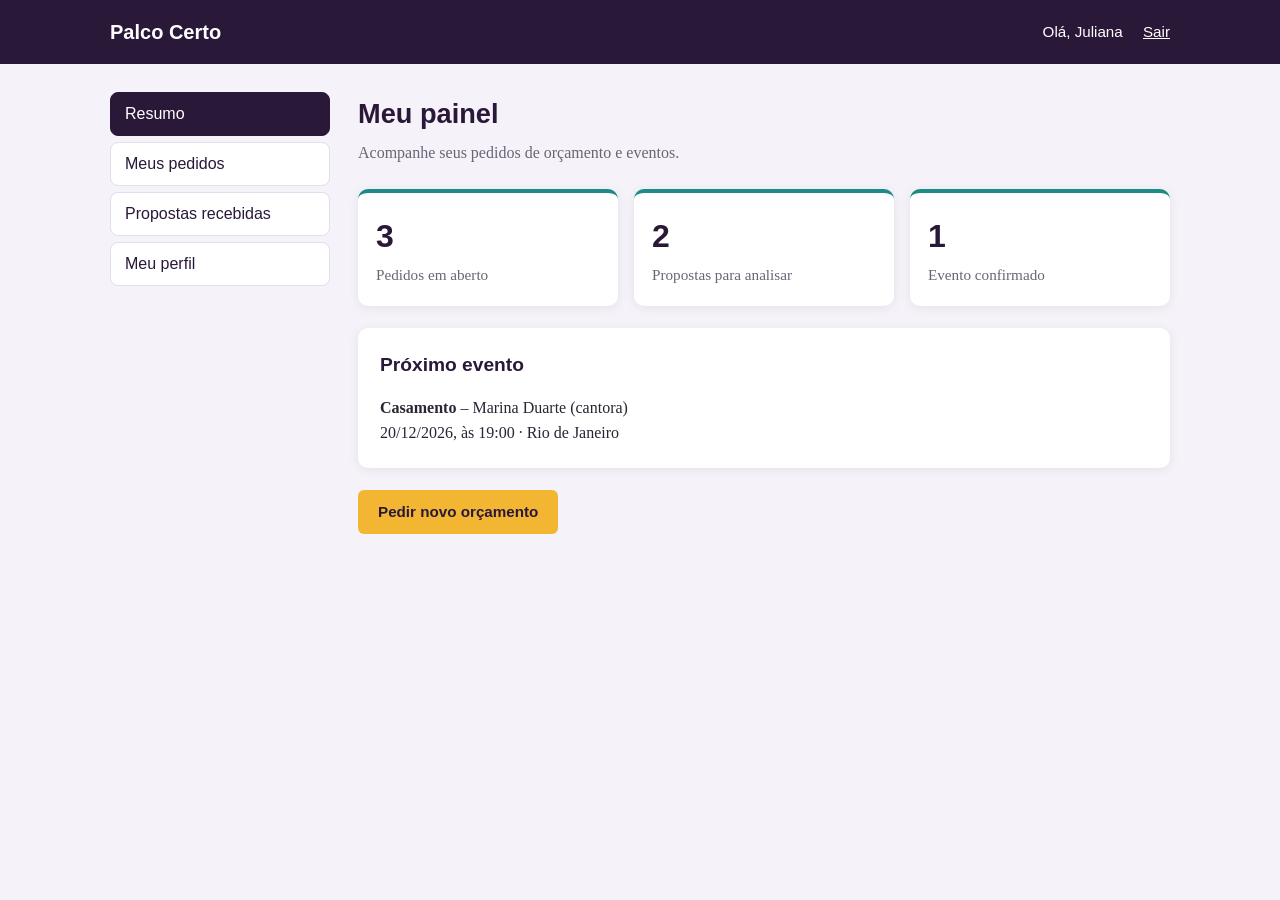
<file: CodigosHTML/homeOrcamentoFigma/figma.html>
<!DOCTYPE html>
<html lang="pt-BR">
<head>
  <meta charset="UTF-8">
  <meta name="viewport" content="width=device-width, initial-scale=1">
  <title>Meu painel – Palco Certo</title>
  <style>
    :root {
      --ink: #2a1838;
      --saffron: #f2b632;
      --teal: #1e8c86;
      --soft: #f5f2fa;
      --text: #2b2433;
      --muted: #6b6475;
      --erro: #b3261e;
    }
    * { box-sizing: border-box; margin: 0; padding: 0; }
    body { font-family: Georgia, "Times New Roman", serif; color: var(--text); background: var(--soft); line-height: 1.6; }
    h1, h2, h3, .btn, nav a, label, input, button, th, .menu button { font-family: "Trebuchet MS", Arial, sans-serif; }
    a { color: inherit; text-decoration: none; }
    :focus-visible { outline: 3px solid var(--teal); outline-offset: 2px; }

    /* Cabeçalho */
    header { background: var(--ink); color: #fff; }
    header .barra { max-width: 1100px; margin: 0 auto; padding: 0 20px; display: flex; justify-content: space-between; align-items: center; height: 64px; }
    .logo { font-family: "Trebuchet MS", Arial, sans-serif; font-weight: bold; font-size: 1.25rem; }
    .usuario { font-family: "Trebuchet MS", Arial, sans-serif; font-size: .95rem; }
    .usuario a { margin-left: 16px; text-decoration: underline; }

    /* Layout: menu lateral + conteúdo */
    .layout { max-width: 1100px; margin: 0 auto; padding: 28px 20px 64px; display: grid; grid-template-columns: 220px 1fr; gap: 28px; }
    .menu { display: flex; flex-direction: column; gap: 6px; align-self: start; }
    .menu button { text-align: left; background: #fff; border: 1px solid #e3dded; border-radius: 8px; padding: 12px 14px; font-size: 1rem; cursor: pointer; color: var(--ink); }
    .menu button:hover { background: #ece6f6; }
    .menu button.ativo { background: var(--ink); color: #fff; border-color: var(--ink); }

    h1 { font-size: 1.7rem; color: var(--ink); margin-bottom: 4px; }
    .sub { color: var(--muted); margin-bottom: 24px; }
    h2 { font-size: 1.2rem; color: var(--ink); margin-bottom: 14px; }
    .secao { display: none; }
    .secao.visivel { display: block; }
    .painel { background: #fff; border-radius: 10px; padding: 22px; box-shadow: 0 2px 12px rgba(0,0,0,.07); margin-bottom: 22px; }

    /* Cartões de resumo */
    .resumo { display: grid; grid-template-columns: repeat(auto-fit, minmax(170px, 1fr)); gap: 16px; margin-bottom: 22px; }
    .numero { background: #fff; border-radius: 10px; padding: 18px; box-shadow: 0 2px 12px rgba(0,0,0,.07); border-top: 4px solid var(--teal); }
    .numero strong { display: block; font-family: "Trebuchet MS", Arial, sans-serif; font-size: 2rem; color: var(--ink); }
    .numero span { color: var(--muted); font-size: .95rem; }

    /* Tabela */
    .tabela-rolagem { overflow-x: auto; }
    table { width: 100%; border-collapse: collapse; min-width: 520px; }
    th, td { text-align: left; padding: 12px 10px; border-bottom: 1px solid #eee7f5; }
    th { font-size: .9rem; color: var(--muted); }
    .status { display: inline-block; padding: 2px 10px; border-radius: 20px; font-family: "Trebuchet MS", Arial, sans-serif; font-size: .85rem; font-weight: bold; }
    .st-aguardando { background: #fff1cc; color: #7a5600; }
    .st-recebida { background: #d9f1ef; color: #0f5f5a; }
    .st-confirmado { background: #dff3df; color: #1d5e20; }
    .st-recusado { background: #fadcd9; color: var(--erro); }

    /* Propostas */
    .proposta { display: flex; justify-content: space-between; align-items: center; gap: 16px; flex-wrap: wrap; padding: 16px 0; border-bottom: 1px solid #eee7f5; }
    .proposta:last-child { border-bottom: 0; }
    .proposta h3 { font-size: 1.05rem; color: var(--ink); }
    .proposta p { color: var(--muted); font-size: .92rem; }
    .acoes { display: flex; gap: 8px; align-items: center; }

    /* Botões e formulário */
    .btn { display: inline-block; background: var(--saffron); color: var(--ink); border: 0; padding: 10px 20px; border-radius: 6px; font-weight: bold; font-size: .95rem; cursor: pointer; }
    .btn.secundario { background: transparent; border: 2px solid var(--ink); padding: 8px 18px; }
    .btn[disabled] { opacity: .5; cursor: not-allowed; }
    label { display: block; font-weight: bold; margin-bottom: 6px; font-size: .95rem; }
    input { width: 100%; padding: 11px; border: 1px solid #c9c2d3; border-radius: 6px; font-size: 1rem; margin-bottom: 16px; }
    .msg-ok { color: #1d5e20; font-family: "Trebuchet MS", Arial, sans-serif; margin-left: 12px; }

    @media (max-width: 760px) {
      .layout { grid-template-columns: 1fr; }
      .menu { flex-direction: row; flex-wrap: wrap; }
    }
  </style>
</head>
<body>

  <header>
    <div class="barra">
      <a href="index.html" class="logo">Palco Certo</a>
      <div class="usuario">Olá, Juliana <a href="index.html">Sair</a></div>
    </div>
  </header>

  <div class="layout">

    <!-- Menu lateral -->
    <nav class="menu" aria-label="Menu do painel">
      <button type="button" class="ativo" data-secao="resumo">Resumo</button>
      <button type="button" data-secao="pedidos">Meus pedidos</button>
      <button type="button" data-secao="propostas">Propostas recebidas</button>
      <button type="button" data-secao="perfil">Meu perfil</button>
    </nav>

    <main>

      <!-- Resumo -->
      <section id="resumo" class="secao visivel">
        <h1>Meu painel</h1>
        <p class="sub">Acompanhe seus pedidos de orçamento e eventos.</p>

        <div class="resumo">
          <div class="numero"><strong>3</strong><span>Pedidos em aberto</span></div>
          <div class="numero"><strong>2</strong><span>Propostas para analisar</span></div>
          <div class="numero"><strong>1</strong><span>Evento confirmado</span></div>
        </div>

        <div class="painel">
          <h2>Próximo evento</h2>
          <p><strong>Casamento</strong> – Marina Duarte (cantora)</p>
          <p>20/12/2026, às 19:00 · Rio de Janeiro</p>
        </div>

        <a href="orcamento.html" class="btn">Pedir novo orçamento</a>
      </section>

      <!-- Meus pedidos -->
      <section id="pedidos" class="secao">
        <h1>Meus pedidos</h1>
        <p class="sub">Todos os orçamentos que você já enviou.</p>
        <div class="painel tabela-rolagem">
          <table>
            <thead>
              <tr><th>Serviço</th><th>Data do evento</th><th>Convidados</th><th>Status</th></tr>
            </thead>
            <tbody>
              <tr><td>Cantor(a)</td><td>20/12/2026</td><td>120</td><td><span class="status st-confirmado">Confirmado</span></td></tr>
              <tr><td>Foto &amp; Vídeo</td><td>20/12/2026</td><td>120</td><td><span class="status st-recebida">Propostas recebidas</span></td></tr>
              <tr><td>Chef &amp; Buffet</td><td>20/12/2026</td><td>120</td><td><span class="status st-recebida">Propostas recebidas</span></td></tr>
              <tr><td>DJ</td><td>20/12/2026</td><td>120</td><td><span class="status st-aguardando">Aguardando</span></td></tr>
            </tbody>
          </table>
        </div>
      </section>

      <!-- Propostas recebidas -->
      <section id="propostas" class="secao">
        <h1>Propostas recebidas</h1>
        <p class="sub">Aceite ou recuse as propostas dos talentos.</p>
        <div class="painel">

          <div class="proposta">
            <div>
              <h3>Estúdio Lume</h3>
              <p>Foto &amp; Vídeo · 20/12/2026 · R$ 2.400</p>
              <span class="status st-recebida">Aguardando sua resposta</span>
            </div>
            <div class="acoes">
              <button type="button" class="btn" data-acao="aceitar">Aceitar</button>
              <button type="button" class="btn secundario" data-acao="recusar">Recusar</button>
            </div>
          </div>

          <div class="proposta">
            <div>
              <h3>Chef Helena Prado</h3>
              <p>Chef &amp; Buffet · 20/12/2026 · R$ 90 por pessoa</p>
              <span class="status st-recebida">Aguardando sua resposta</span>
            </div>
            <div class="acoes">
              <button type="button" class="btn" data-acao="aceitar">Aceitar</button>
              <button type="button" class="btn secundario" data-acao="recusar">Recusar</button>
            </div>
          </div>

        </div>
      </section>

      <!-- Perfil -->
      <section id="perfil" class="secao">
        <h1>Meu perfil</h1>
        <p class="sub">Mantenha seus dados atualizados para receber as propostas.</p>
        <form class="painel" id="form-perfil">
          <label for="nome">Nome</label>
          <input type="text" id="nome" value="Juliana Ribeiro">

          <label for="email">E-mail</label>
          <input type="email" id="email" value="juliana@exemplo.com">

          <label for="telefone">Telefone</label>
          <input type="tel" id="telefone" value="(21) 99999-0000">

          <label for="cidade">Cidade</label>
          <input type="text" id="cidade" value="Rio de Janeiro">

          <button type="submit" class="btn">Salvar alterações</button>
          <span class="msg-ok" id="msg-perfil" role="status"></span>
        </form>
      </section>

    </main>
  </div>

  <script>
    // Troca de seções pelo menu lateral
    const botoes = document.querySelectorAll('.menu button');
    const secoes = document.querySelectorAll('.secao');

    botoes.forEach(botao => {
      botao.addEventListener('click', () => {
        botoes.forEach(b => b.classList.remove('ativo'));
        secoes.forEach(s => s.classList.remove('visivel'));
        botao.classList.add('ativo');
        document.getElementById(botao.dataset.secao).classList.add('visivel');
      });
    });

    // Aceitar / recusar propostas
    document.querySelectorAll('.proposta').forEach(proposta => {
      const status = proposta.querySelector('.status');
      const botoesProposta = proposta.querySelectorAll('button');

      botoesProposta.forEach(botao => {
        botao.addEventListener('click', () => {
          const aceitou = botao.dataset.acao === 'aceitar';
          status.textContent = aceitou ? 'Proposta aceita' : 'Proposta recusada';
          status.className = 'status ' + (aceitou ? 'st-confirmado' : 'st-recusado');
          botoesProposta.forEach(b => b.disabled = true);
        });
      });
    });

    // Salvar perfil (só mostra a mensagem; falta ligar a um back-end)
    document.getElementById('form-perfil').addEventListener('submit', e => {
      e.preventDefault();
      const msg = document.getElementById('msg-perfil');
      msg.textContent = 'Dados salvos!';
      setTimeout(() => msg.textContent = '', 3000);
    });
  </script>
</body>
</html>
</file>
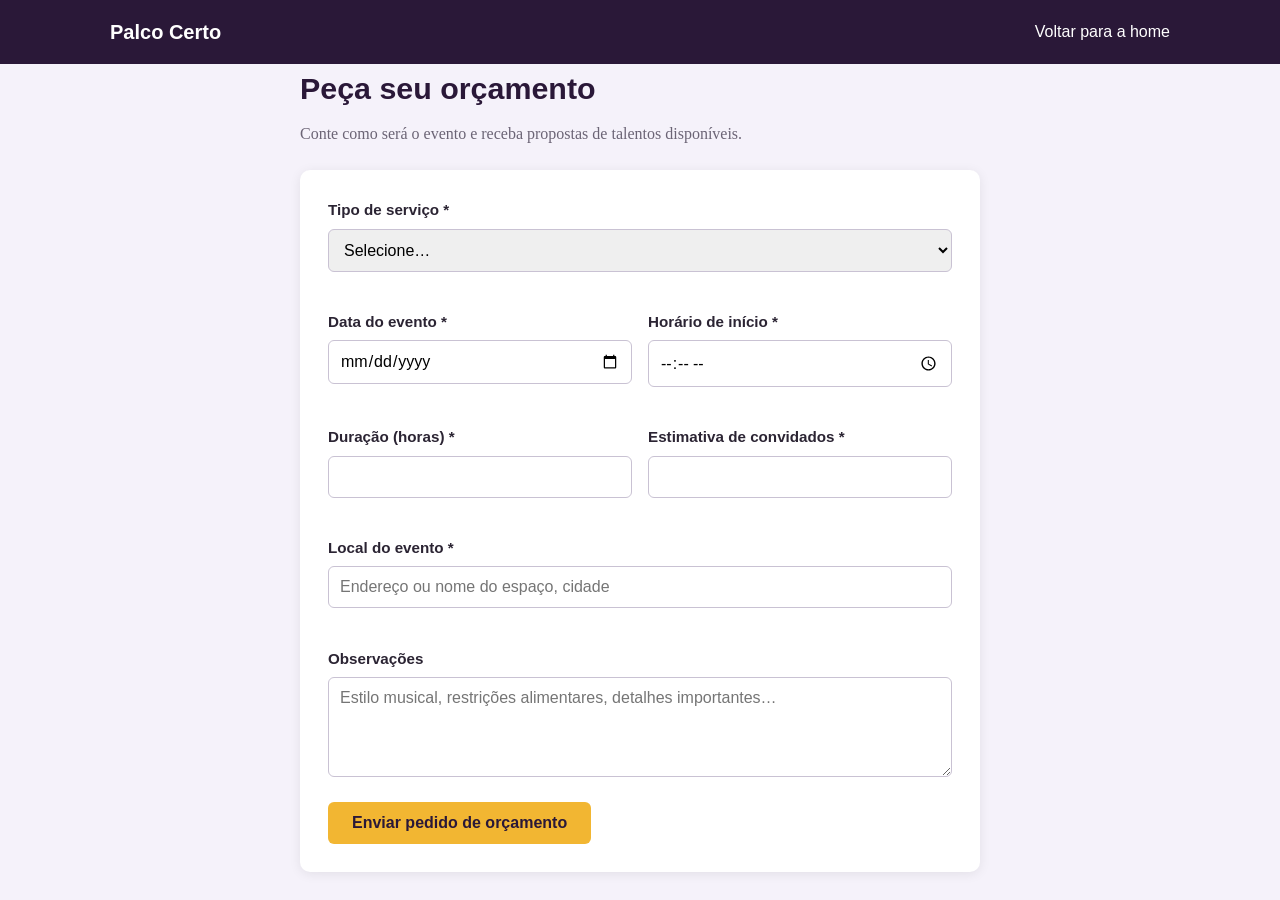
<file: CodigosHTML/homeOrcamentoFigma/orcamento.html>
<!DOCTYPE html>
<html lang="pt-BR">
<head>
  <meta charset="UTF-8">
  <meta name="viewport" content="width=device-width, initial-scale=1">
  <title>Pedir orçamento – Palco Certo</title>
  <style>
    :root {
      --ink: #2a1838;
      --saffron: #f2b632;
      --teal: #1e8c86;
      --soft: #f5f2fa;
      --text: #2b2433;
      --muted: #6b6475;
      --erro: #b3261e;
    }
    * { box-sizing: border-box; margin: 0; padding: 0; }
    body { font-family: Georgia, "Times New Roman", serif; color: var(--text); background: var(--soft); line-height: 1.6; }
    h1, h2, .btn, nav a, label, select, input, textarea, button, dt { font-family: "Trebuchet MS", Arial, sans-serif; }
    a { color: inherit; text-decoration: none; }
    .container { max-width: 720px; margin: 0 auto; padding: 0 20px; }
    :focus-visible { outline: 3px solid var(--teal); outline-offset: 2px; }

    header { background: var(--ink); color: #fff; }
    header .container { max-width: 1100px; display: flex; justify-content: space-between; align-items: center; height: 64px; }
    .logo { font-family: "Trebuchet MS", Arial, sans-serif; font-weight: bold; font-size: 1.25rem; }
    nav a:hover { color: var(--saffron); }

    main { padding: 40px 0 64px; }
    h1 { font-size: 1.9rem; color: var(--ink); margin-bottom: 8px; }
    .sub { color: var(--muted); margin-bottom: 24px; }

    .painel { background: #fff; border-radius: 10px; padding: 28px; box-shadow: 0 2px 12px rgba(0,0,0,.08); }
    .campo { margin-bottom: 18px; }
    .linha-dupla { display: grid; grid-template-columns: 1fr 1fr; gap: 16px; }
    label { display: block; font-weight: bold; margin-bottom: 6px; font-size: .95rem; }
    select, input, textarea { width: 100%; padding: 11px; border: 1px solid #c9c2d3; border-radius: 6px; font-size: 1rem; }
    textarea { min-height: 100px; resize: vertical; }
    .invalido { border-color: var(--erro); }
    .erro { color: var(--erro); font-size: .85rem; margin-top: 4px; font-family: "Trebuchet MS", Arial, sans-serif; min-height: 1.2em; }

    .btn { display: inline-block; background: var(--saffron); color: var(--ink); border: 0; padding: 12px 24px; border-radius: 6px; font-weight: bold; font-size: 1rem; cursor: pointer; }
    .btn.secundario { background: transparent; border: 2px solid var(--ink); margin-left: 8px; }

    /* Confirmação */
    #confirmacao { display: none; }
    #confirmacao h1 { color: var(--teal); }
    dl { margin: 20px 0; }
    dl div { display: flex; gap: 12px; padding: 10px 0; border-bottom: 1px solid #eee7f5; }
    dt { flex: 0 0 160px; font-weight: bold; color: var(--ink); }
    dd { flex: 1; }

    @media (max-width: 560px) {
      .linha-dupla { grid-template-columns: 1fr; gap: 0; }
      dl div { flex-direction: column; gap: 2px; }
      dt { flex-basis: auto; }
    }
  </style>
</head>
<body>

  <header>
    <div class="container">
      <a href="index.html" class="logo">Palco Certo</a>
      <nav><a href="index.html">Voltar para a home</a></nav>
    </div>
  </header>

  <main class="container">

    <!-- Formulário -->
    <section id="formulario">
      <h1>Peça seu orçamento</h1>
      <p class="sub">Conte como será o evento e receba propostas de talentos disponíveis.</p>

      <form class="painel" id="form" novalidate>
        <div class="campo">
          <label for="servico">Tipo de serviço *</label>
          <select id="servico" name="servico" required>
            <option value="">Selecione…</option>
            <option>Cantor(a)</option>
            <option>DJ</option>
            <option>Chef &amp; Buffet</option>
            <option>Mágico(a)</option>
            <option>Foto &amp; Vídeo</option>
          </select>
          <div class="erro" id="erro-servico"></div>
        </div>

        <div class="linha-dupla">
          <div class="campo">
            <label for="data">Data do evento *</label>
            <input type="date" id="data" name="data" required>
            <div class="erro" id="erro-data"></div>
          </div>
          <div class="campo">
            <label for="horario">Horário de início *</label>
            <input type="time" id="horario" name="horario" required>
            <div class="erro" id="erro-horario"></div>
          </div>
        </div>

        <div class="linha-dupla">
          <div class="campo">
            <label for="duracao">Duração (horas) *</label>
            <input type="number" id="duracao" name="duracao" min="1" max="24" step="1" required>
            <div class="erro" id="erro-duracao"></div>
          </div>
          <div class="campo">
            <label for="convidados">Estimativa de convidados *</label>
            <input type="number" id="convidados" name="convidados" min="1" step="1" required>
            <div class="erro" id="erro-convidados"></div>
          </div>
        </div>

        <div class="campo">
          <label for="local">Local do evento *</label>
          <input type="text" id="local" name="local" placeholder="Endereço ou nome do espaço, cidade" required>
          <div class="erro" id="erro-local"></div>
        </div>

        <div class="campo">
          <label for="obs">Observações</label>
          <textarea id="obs" name="obs" placeholder="Estilo musical, restrições alimentares, detalhes importantes…"></textarea>
        </div>

        <button type="submit" class="btn">Enviar pedido de orçamento</button>
      </form>
    </section>

    <!-- Tela de confirmação -->
    <section id="confirmacao" aria-live="polite">
      <div class="painel">
        <h1>Pedido enviado!</h1>
        <p>Você receberá as propostas por e-mail em até 24 horas. Confira o resumo:</p>
        <dl id="resumo"></dl>
        <a href="index.html" class="btn">Voltar para a home</a>
        <button type="button" class="btn secundario" id="novo">Fazer outro pedido</button>
      </div>
    </section>

  </main>

  <script>
    const form = document.getElementById('form');
    const formulario = document.getElementById('formulario');
    const confirmacao = document.getElementById('confirmacao');

    // Data mínima: hoje
    const hoje = new Date().toISOString().split('T')[0];
    document.getElementById('data').min = hoje;

    // Regras de validação: campo -> função que devolve a mensagem de erro (ou '')
    const regras = {
      servico:    v => v ? '' : 'Escolha o tipo de serviço.',
      data:       v => !v ? 'Informe a data do evento.' : (v < hoje ? 'A data não pode estar no passado.' : ''),
      horario:    v => v ? '' : 'Informe o horário de início.',
      duracao:    v => (v >= 1 && v <= 24) ? '' : 'Informe uma duração entre 1 e 24 horas.',
      convidados: v => (v >= 1) ? '' : 'Informe pelo menos 1 convidado.',
      local:      v => v.trim().length >= 5 ? '' : 'Informe o local com pelo menos 5 caracteres.'
    };

    function validarCampo(nome) {
      const campo = form.elements[nome];
      const msg = regras[nome](campo.value);
      document.getElementById('erro-' + nome).textContent = msg;
      campo.classList.toggle('invalido', msg !== '');
      campo.setAttribute('aria-invalid', msg !== '');
      return msg === '';
    }

    // Valida ao sair do campo
    Object.keys(regras).forEach(nome => {
      form.elements[nome].addEventListener('blur', () => validarCampo(nome));
    });

    form.addEventListener('submit', e => {
      e.preventDefault();
      let tudoOk = true;
      let primeiroErro = null;
      Object.keys(regras).forEach(nome => {
        if (!validarCampo(nome)) {
          tudoOk = false;
          if (!primeiroErro) primeiroErro = form.elements[nome];
        }
      });
      if (!tudoOk) { primeiroErro.focus(); return; }
      mostrarConfirmacao();
    });

    function formatarData(iso) {
      const [a, m, d] = iso.split('-');
      return `${d}/${m}/${a}`;
    }

    function mostrarConfirmacao() {
      const f = form.elements;
      const itens = [
        ['Tipo de serviço', f.servico.value],
        ['Data', formatarData(f.data.value)],
        ['Horário', f.horario.value],
        ['Duração', f.duracao.value + (f.duracao.value == 1 ? ' hora' : ' horas')],
        ['Convidados', f.convidados.value],
        ['Local', f.local.value],
        ['Observações', f.obs.value.trim() || '—']
      ];
      const resumo = document.getElementById('resumo');
      resumo.innerHTML = '';
      itens.forEach(([titulo, valor]) => {
        const linha = document.createElement('div');
        const dt = document.createElement('dt');
        const dd = document.createElement('dd');
        dt.textContent = titulo;
        dd.textContent = valor; // textContent evita injeção de HTML
        linha.append(dt, dd);
        resumo.appendChild(linha);
      });
      formulario.style.display = 'none';
      confirmacao.style.display = 'block';
      window.scrollTo({ top: 0 });
    }

    document.getElementById('novo').addEventListener('click', () => {
      form.reset();
      confirmacao.style.display = 'none';
      formulario.style.display = 'block';
    });
  </script>
</body>
</html>
</file>
